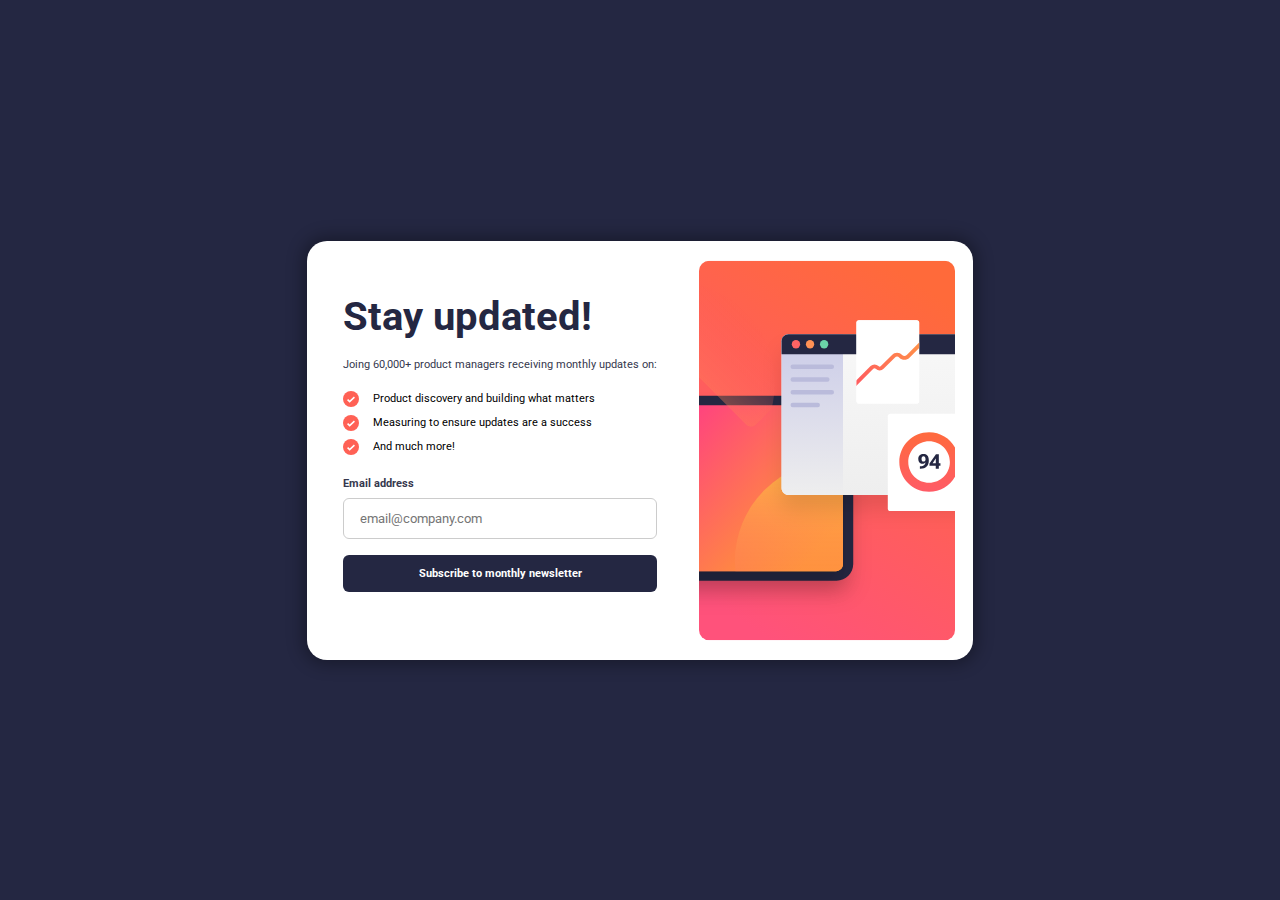
<file: index.html>
<!DOCTYPE html>
<html lang="en">
  <head>
    <meta charset="UTF-8" />
    <meta name="viewport" content="width=device-width, initial-scale=1.0" />
    <!-- displays site properly based on user's device -->

    <link
      rel="icon"
      type="image/png"
      sizes="32x32"
      href="./assets/images/favicon-32x32.png"
    />
    <link rel="stylesheet" href="common.css" />
    <link rel="stylesheet" href="style.css" />
    <title>
      Frontend Mentor | Newsletter sign-up form with success message
    </title>
  </head>
  <body>
    <div class="background-container">
      <div class="center-container">
        <div class="form-container">
          <div class="title">Stay updated!</div>
          <div class="description text">
            Joing 60,000+ product managers receiving monthly updates on:
          </div>
          <div class="key-points-container">
            <div class="key-points">
              <div class="list-icon">
                <img src="assets/images/icon-list.svg" alt="" />
              </div>
              <div class="point text">
                Product discovery and building what matters
              </div>
            </div>
            <div class="key-points">
              <div class="list-icon">
                <img src="assets/images/icon-list.svg" alt="" />
              </div>
              <div class="point text">
                Measuring to ensure updates are a success
              </div>
            </div>
            <div class="key-points">
              <div class="list-icon">
                <img src="assets/images/icon-list.svg" alt="" />
              </div>
              <div class="point text">And much more!</div>
            </div>
          </div>

          <form action="">
            <div class="email-container">
              <div class="email-and-invalid-label">
                <div class="email-address">Email address</div>
                <div class="invalid-email">Valid email required</div>
              </div>
              <input
                type="email"
                id="email"
                placeholder="email@company.com"
                required
              />
              <button type="button" class="email-button" id="email-submit">
                Subscribe to monthly newsletter
              </button>
            </div>
          </form>
        </div>
        <div class="illustration-sign-up-desktop-container">
          <img src="./assets/images/illustration-sign-up-desktop.svg" />
        </div>
        <div class="illustration-sign-up-mobile-container">
          <img src="./assets/images/illustration-sign-up-mobile.svg" />
        </div>
      </div>

      <div class="confirmation-container">
        <div class="success-icon">
          <img src="assets/images/icon-success.svg" alt="" />
        </div>
        <div class="gratitude">Thanks for subscribing!</div>
        <div class="confirmation-description">
          A confirmation email has been sent to
          <strong>ash@loremcompany.com</strong>. Please open it and click the
          button inside to confirm your subscription.
        </div>
        <div class="button-dismiss">
          <button class="dismiss-msg">Dismiss message</button>
        </div>
      </div>
    </div>

    <script src="app.js"></script>
  </body>
</html>
</file>
<file: common.css>
@import url('https://fonts.googleapis.com/css2?family=Roboto:wght@400;700&display=swap');

* {
  margin: 0;
  padding: 0;
  box-sizing: border-box;
  font-family: 'Roboto', sans-serif;
}

:root {
  --background-color: hsl(234, 29%, 20%);
  --Tomato: hsl(4, 100%, 67%);
  --Tomato-bg : rgb(255,232,230);
  --White: hsl(0, 0%, 100%);
  --Charcoal:hsl(235, 18%, 26%);
  --Grey: hsl(231, 7%, 60%);
}

body {
    background-color: var(--background-color);
  }
</file>
<file: style.css>
img {
  height: 100%;
  max-width: 100%;
}

.background-container {
  width: 100%;
  height: 100vh;
  display: flex;
  align-items: center;
  justify-content: center;
  background-color: var(--background-color);
}

.center-container {
  display: flex;
  /* position: absolute; */
  margin: auto;
  padding: 12px 6px;
  background-color: var(--White);
  border-radius: 20px;
  box-shadow: 0px 0px 16px 5px rgba(0, 0, 0, 0.3);
  -webkit-box-shadow: 0px 0px 16px 5px rgba(0, 0, 0, 0.3);
  -moz-box-shadow: 0px 0px 16px 5px rgba(0, 0, 0, 0.3);
}

.confirmation-container {
  display: none;
  position: absolute;
  max-width: 300px;
  padding: 30px 36px;
  background-color: var(--White);
  border-radius: 20px;
  overflow: hidden;
}

.form-container {
  /* max-width: 330px; */
  padding: 40px 30px;
}

.title {
  font-weight: 700;
  color: var(--background-color);
  font-size: 2.5rem;
}

.text {
  font-size: 0.7rem;
  font-weight: 400;
}

.description {
  margin-top: 18px;
  color: var(--Charcoal);
  margin-bottom: 18px;
}

.key-points {
  display: flex;
  margin-bottom: 4px;
}

.point {
  display: flex;
  align-items: center;
}

.list-icon {
  margin-right: 14px;
  min-width: 16px;
}

.illustration-sign-up-mobile-container {
  display: none;
}

.illustration-sign-up-desktop-container {
  width: 280px;
  height: auto;
  flex-shrink: 0;
}

.illustration-sign-up-desktop-container img {
  padding: 6px 12px;
}

.key-points-container {
  margin-bottom: 20px;
}

.email-container {
  display: flex;
  flex-direction: column;
}

.email-and-invalid-label {
  display: flex;
  font-size: 0.7rem;
  font-weight: 700;
  justify-content: space-between;
}

.email-address {
  color: var(--Charcoal);
  margin-bottom: 8px;
}

.invalid-email {
  color: var(--Tomato);
  display: none;
}

input[type="email"] {
  outline: none;
  width: 100%;
  padding: 12px 16px;
  display: inline-block;
  border: 1px solid #ccc;
  border-radius: 6px;
  box-sizing: border-box;
}

.email-button {
  width: 100%;
  background-color: var(--background-color);
  color: var(--White);
  padding: 12px 16px;
  margin: 16px 0;
  border: none;
  border-radius: 6px;
  cursor: pointer;
  font-size: 0.7rem;
  font-weight: 700;
}

.success-icon {
  width: 40px;
}

.gratitude {
  font-weight: 700;
  font-size: 2.25rem;
  color: var(--background-color);
  margin: 16px 0;
}

.confirmation-description {
  font-size: 0.6rem;
  color: var(--background-color);
  line-height: 16px;
}

.button-dismiss {
  margin-top: 24px;
}

.dismiss-msg {
  all: unset;
  width: 100%;
  color: var(--White);
  background-color: var(--background-color);
  text-align: center;
  padding: 12px 0;
  border-radius: 4px;
  font-size: 0.7rem;
  cursor: pointer;
}

@media screen and (max-width: 480px) {
  .illustration-sign-up-desktop-container {
    display: none;
  }

  .illustration-sign-up-mobile-container {
    display: block;
  }

  .background-container {
    align-items: stretch;
  }

  .center-container {
    width: 100%;
    flex-direction: column-reverse;
    justify-content: start;
    align-items: stretch;
    padding: 0;
    margin: 0;
    border-radius: 0;
  }

  .title {
    font-size: 3rem;
  }

  .text {
    font-size: 1.25rem;
  }  

  .key-points {
    margin-bottom: 16px;
  }

  .email-and-invalid-label {
    font-size: 1rem;
  }

  .key-points-container {
    margin-bottom: 48px;
  }
}
</file>
